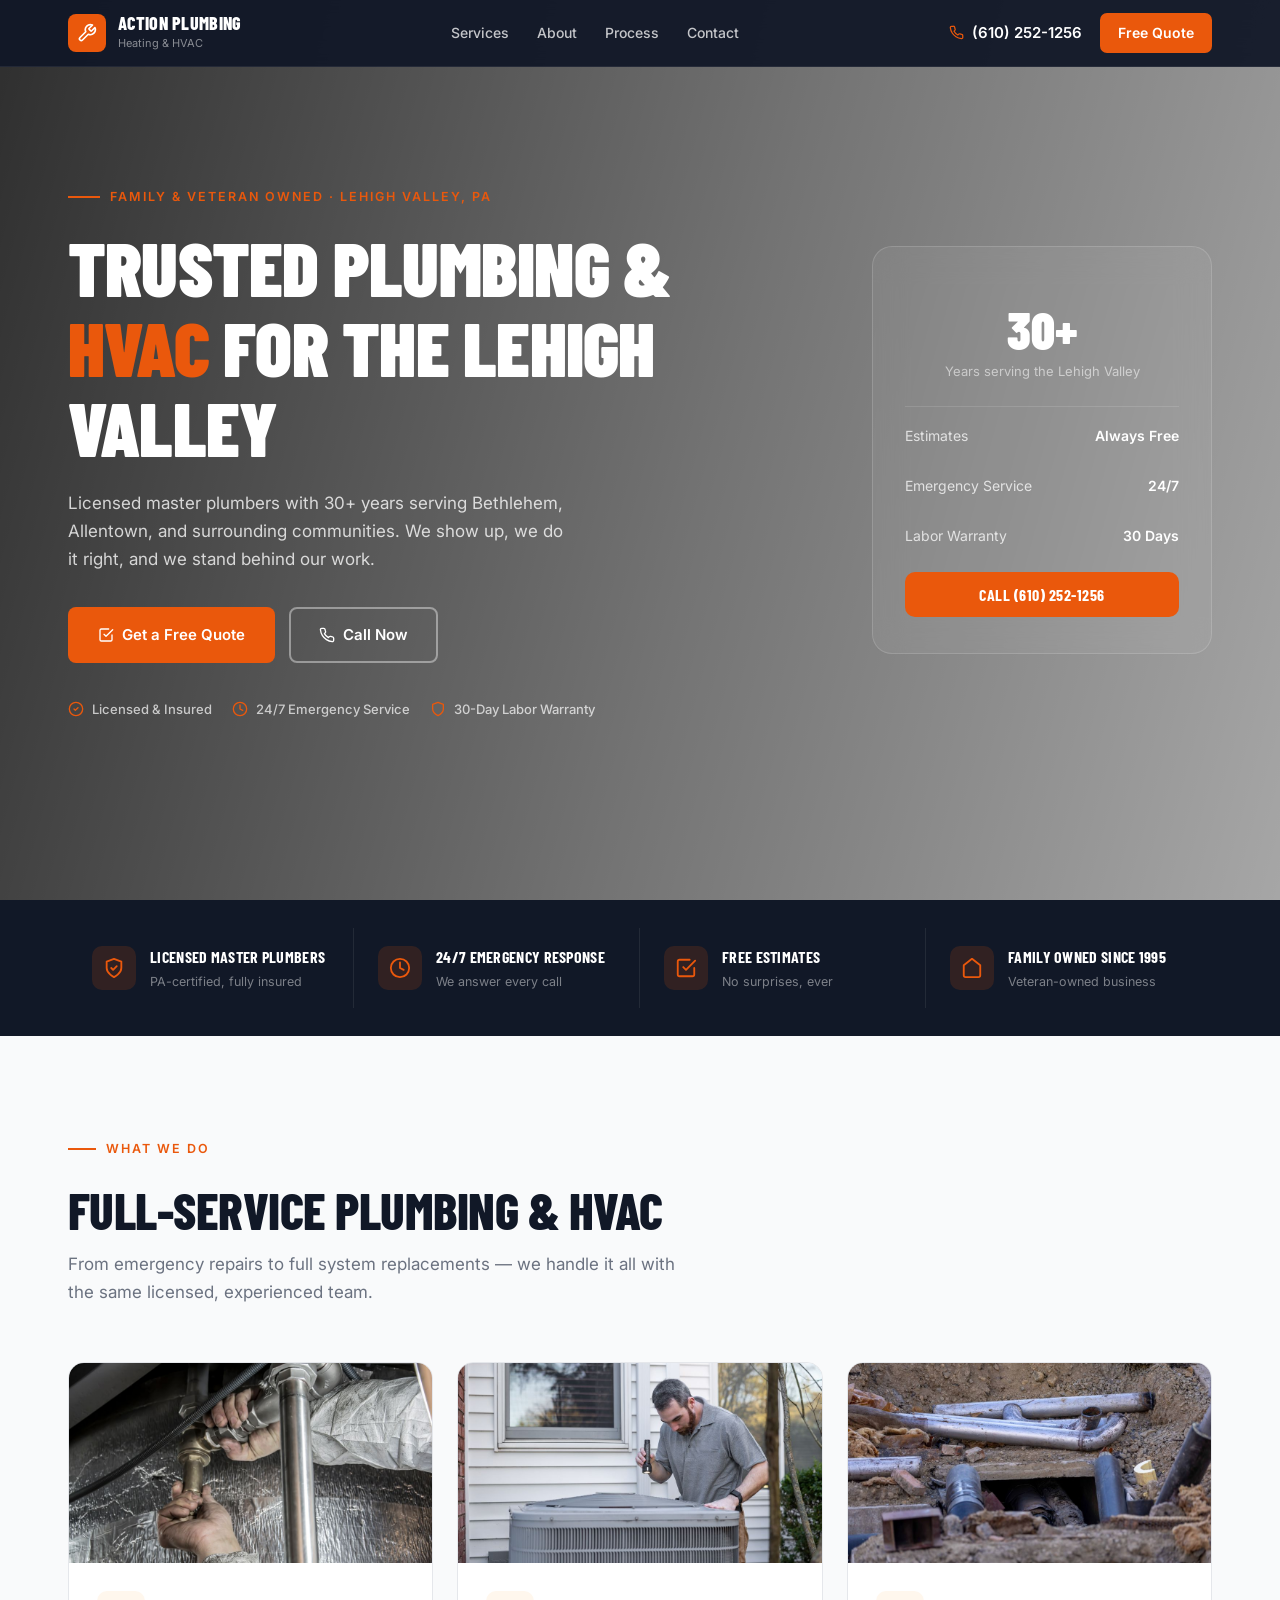
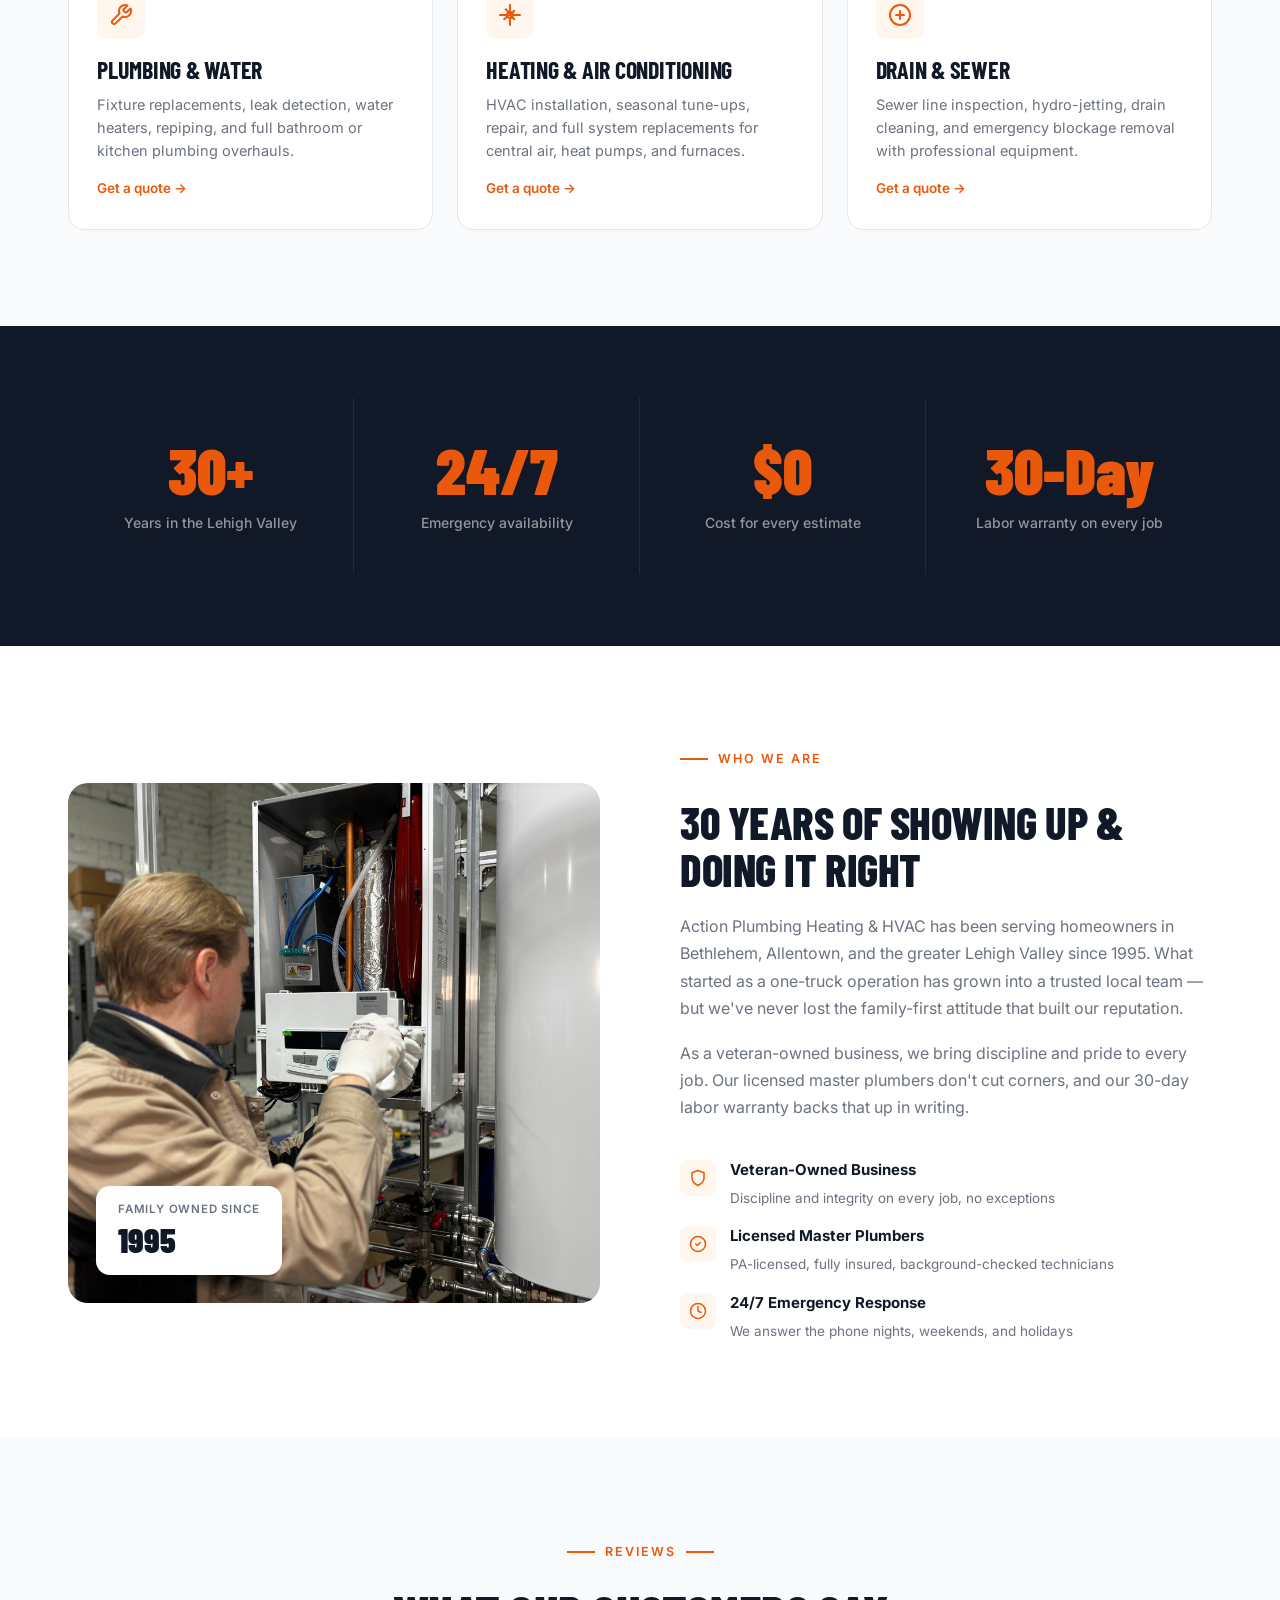
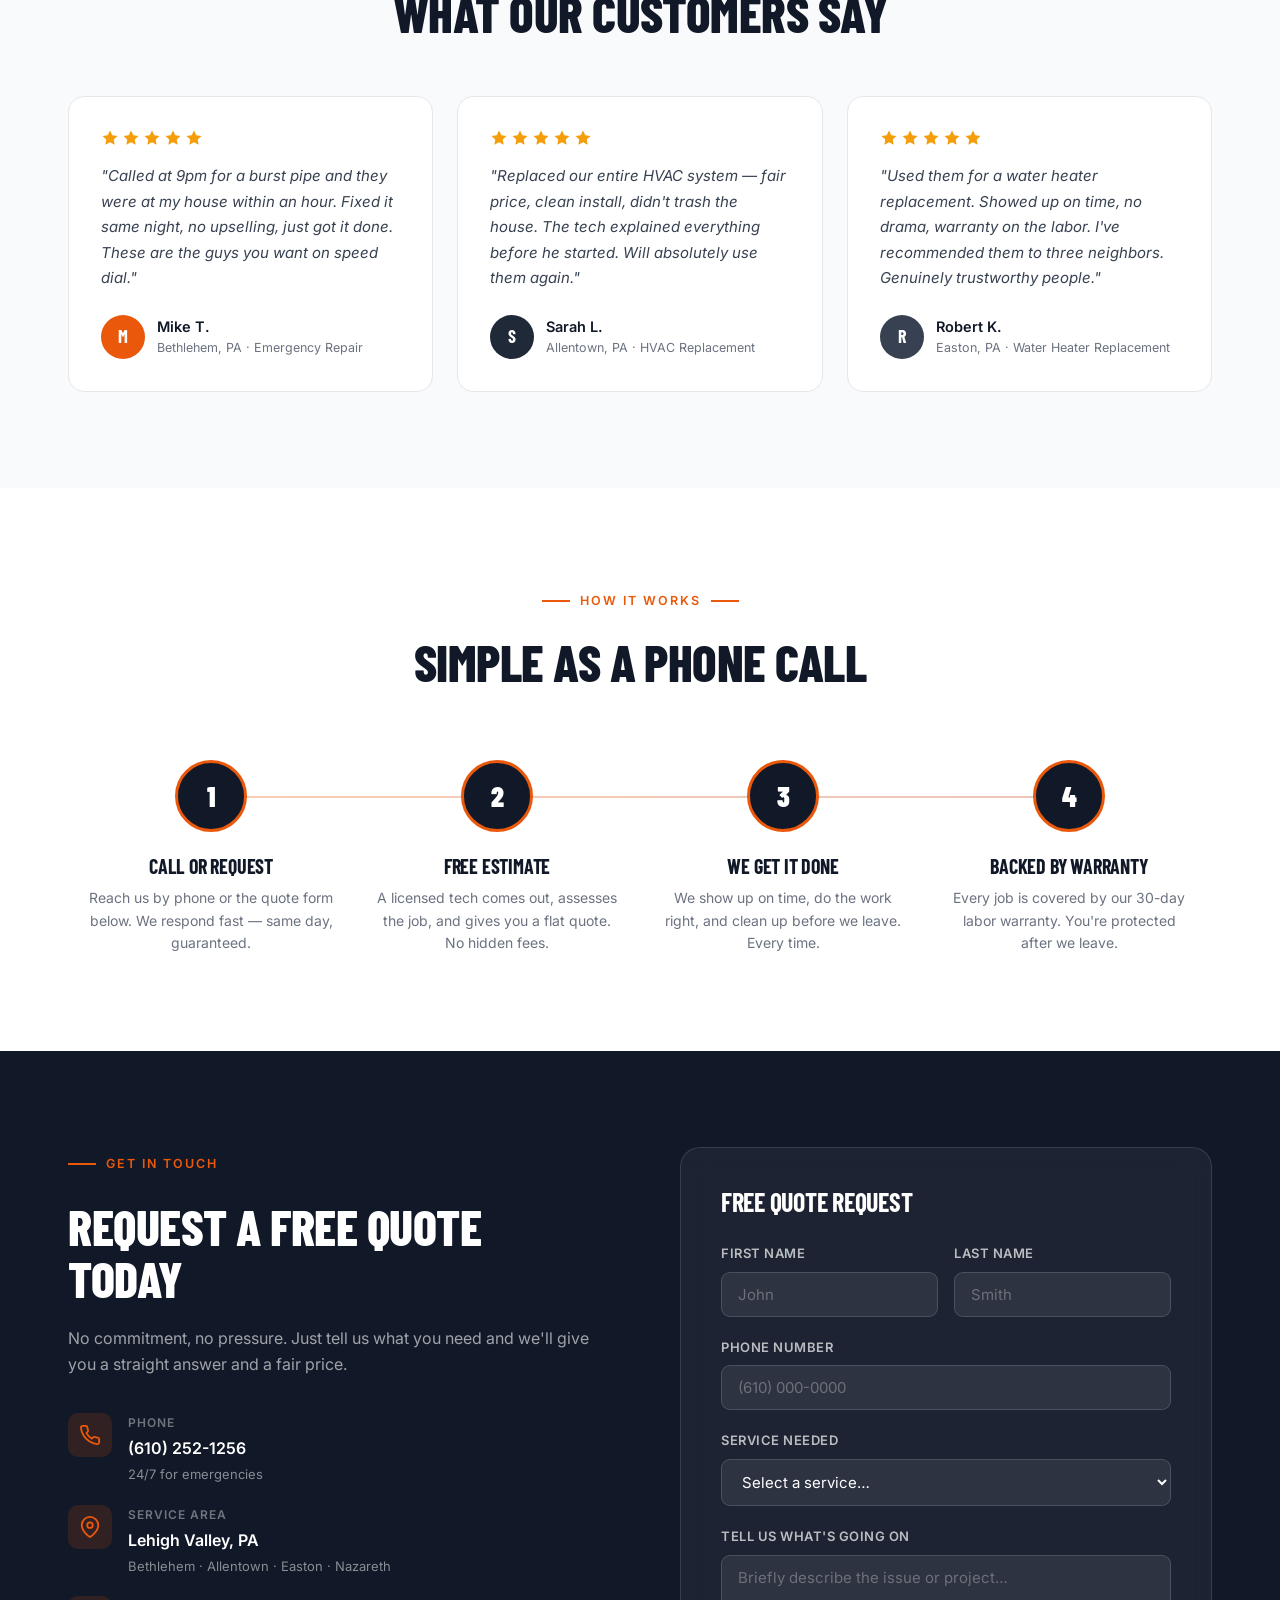
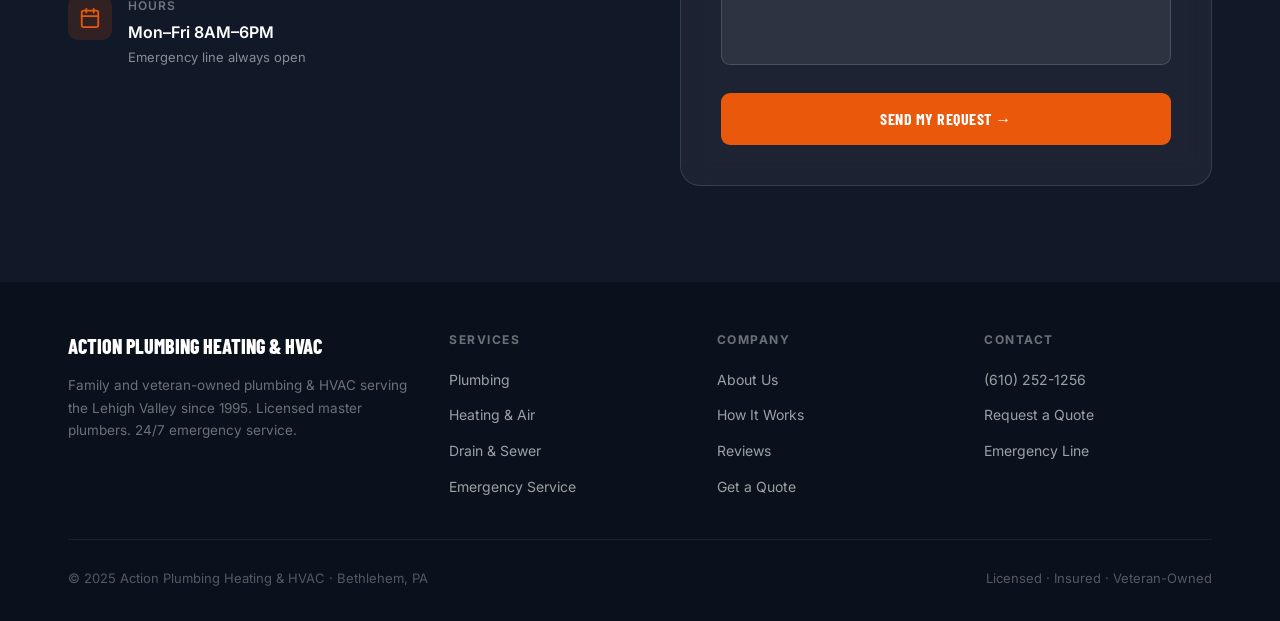
<file: index.html>
<!DOCTYPE html>
<html lang="en">
<head>
<meta charset="UTF-8">
<meta name="viewport" content="width=device-width, initial-scale=1.0">
<title>Action Plumbing Heating & HVAC | Licensed Master Plumbers | Lehigh Valley, PA</title>
<meta name="description" content="Family and veteran-owned plumbing & HVAC company serving the Lehigh Valley for 30+ years. Licensed master plumbers, 24/7 emergency service, free estimates.">
<link rel="preconnect" href="https://fonts.googleapis.com">
<link rel="preconnect" href="https://fonts.gstatic.com" crossorigin>
<link href="https://fonts.googleapis.com/css2?family=Barlow+Condensed:wght@600;700;800;900&family=Inter:wght@400;500;600&display=swap" rel="stylesheet">

<style>
:root {
  --dark: #111827;
  --dark2: #1f2937;
  --orange: #ea580c;
  --orange-dark: #c2410c;
  --orange-light: #fff7ed;
  --gray: #6b7280;
  --border: #e5e7eb;
  --bg: #f9fafb;
  --white: #ffffff;
  --radius: 12px;
  --maxw: 1200px;
}
*{box-sizing:border-box;margin:0;padding:0;}
html{scroll-behavior:smooth;}
body{font-family:'Inter',-apple-system,sans-serif;color:#111827;background:var(--white);line-height:1.6;}
h1,h2,h3{font-family:'Barlow Condensed',sans-serif;line-height:1.05;letter-spacing:-0.01em;}
a{color:inherit;text-decoration:none;}
img{max-width:100%;display:block;}
.wrap{max-width:var(--maxw);margin:0 auto;padding:0 28px;}

/* BUTTONS */
.btn{display:inline-flex;align-items:center;gap:8px;padding:14px 28px;border-radius:8px;font-weight:600;font-size:15px;cursor:pointer;border:2px solid transparent;transition:all .2s;white-space:nowrap;}
.btn-primary{background:var(--orange);color:#fff;}
.btn-primary:hover{background:var(--orange-dark);transform:translateY(-1px);}
.btn-outline{background:transparent;border-color:rgba(255,255,255,0.4);color:#fff;}
.btn-outline:hover{background:rgba(255,255,255,0.1);border-color:rgba(255,255,255,0.7);}
.btn-outline-dark{background:transparent;border-color:var(--dark);color:var(--dark);}
.btn-outline-dark:hover{background:var(--dark);color:#fff;}

/* NAV */
nav.site{position:fixed;top:0;left:0;right:0;z-index:100;background:rgba(17,24,39,0.95);backdrop-filter:blur(12px);border-bottom:1px solid rgba(255,255,255,0.07);}
.nav-inner{max-width:var(--maxw);margin:0 auto;padding:0 28px;display:flex;align-items:center;gap:24px;height:66px;}
.logo-mark{width:38px;height:38px;border-radius:8px;background:var(--orange);display:flex;align-items:center;justify-content:center;flex-shrink:0;}
.logo-mark svg{width:20px;height:20px;color:#fff;}
.logo-name{font-family:'Barlow Condensed',sans-serif;font-size:18px;font-weight:800;color:#fff;letter-spacing:0.3px;text-transform:uppercase;line-height:1.2;}
.logo-sub{font-size:11px;color:rgba(255,255,255,0.5);font-weight:400;text-transform:none;letter-spacing:0;}
.nav-links{display:flex;gap:28px;list-style:none;margin-left:auto;}
.nav-links a{color:rgba(255,255,255,0.75);font-size:14px;font-weight:500;transition:color .15s;}
.nav-links a:hover{color:#fff;}
.nav-phone{display:flex;align-items:center;gap:8px;color:#fff;font-weight:600;font-size:15px;white-space:nowrap;}
.nav-phone svg{width:15px;height:15px;color:var(--orange);}
.nav-cta{background:var(--orange);color:#fff;padding:9px 18px;border-radius:7px;font-size:14px;font-weight:600;transition:background .15s;}
.nav-cta:hover{background:var(--orange-dark);}

/* HERO */
.hero{position:relative;height:100vh;min-height:600px;max-height:900px;overflow:hidden;display:flex;align-items:center;}
.hero-photo{position:absolute;inset:0;background:url('https://images.unsplash.com/photo-1621905251189-08b45d6a269e?auto=format&fit=crop&w=1600&q=85') center/cover no-repeat;}
.hero-overlay{position:absolute;inset:0;background:linear-gradient(105deg, rgba(0,0,0,0.82) 0%, rgba(0,0,0,0.55) 55%, rgba(0,0,0,0.35) 100%);}
.hero-content{position:relative;z-index:2;max-width:var(--maxw);margin:0 auto;padding:0 28px;display:grid;grid-template-columns:1fr 340px;gap:60px;align-items:center;width:100%;}
.hero-eyebrow{display:inline-flex;align-items:center;gap:10px;color:var(--orange);font-size:12.5px;font-weight:600;text-transform:uppercase;letter-spacing:2px;margin-bottom:20px;}
.hero-eyebrow span{width:32px;height:2px;background:var(--orange);display:block;}
.hero h1{font-size:clamp(44px,6vw,76px);color:#fff;font-weight:900;text-transform:uppercase;margin-bottom:22px;max-width:620px;}
.hero h1 em{color:var(--orange);font-style:normal;}
.hero-sub{color:rgba(255,255,255,0.78);font-size:17px;line-height:1.65;margin-bottom:34px;max-width:500px;}
.hero-ctas{display:flex;gap:14px;flex-wrap:wrap;}
.hero-trust{display:flex;gap:20px;margin-top:36px;flex-wrap:wrap;}
.hero-trust-item{display:flex;align-items:center;gap:8px;color:rgba(255,255,255,0.7);font-size:13px;font-weight:500;}
.hero-trust-item svg{width:16px;height:16px;color:var(--orange);flex-shrink:0;}

/* HERO CARD */
.hero-card{background:rgba(255,255,255,0.06);backdrop-filter:blur(16px);border:1px solid rgba(255,255,255,0.15);border-radius:20px;padding:36px 32px;}
.hc-stat{text-align:center;padding:20px 0;}
.hc-stat .num{font-family:'Barlow Condensed',sans-serif;font-size:52px;font-weight:900;color:#fff;line-height:1;}
.hc-stat .lbl{color:rgba(255,255,255,0.55);font-size:13px;margin-top:6px;}
.hc-divider{height:1px;background:rgba(255,255,255,0.12);margin:4px 0;}
.hc-row{display:flex;justify-content:space-between;align-items:center;padding:14px 0;color:rgba(255,255,255,0.75);font-size:14px;}
.hc-row strong{color:#fff;font-weight:600;}
.hc-badge{background:var(--orange);color:#fff;padding:10px 0;border-radius:10px;text-align:center;font-family:'Barlow Condensed',sans-serif;font-size:16px;font-weight:700;letter-spacing:0.5px;margin-top:10px;text-transform:uppercase;}

/* TRUST BAR */
.trust-bar{background:var(--dark);padding:28px 0;}
.trust-bar .wrap{display:grid;grid-template-columns:repeat(4,1fr);gap:0;}
.tb-item{display:flex;align-items:center;gap:14px;padding:16px 24px;border-right:1px solid rgba(255,255,255,0.08);}
.tb-item:last-child{border-right:none;}
.tb-icon{width:44px;height:44px;border-radius:10px;background:rgba(234,88,12,0.15);display:flex;align-items:center;justify-content:center;flex-shrink:0;}
.tb-icon svg{width:22px;height:22px;color:var(--orange);}
.tb-title{font-family:'Barlow Condensed',sans-serif;font-size:16px;font-weight:700;color:#fff;text-transform:uppercase;letter-spacing:0.3px;}
.tb-sub{font-size:12.5px;color:rgba(255,255,255,0.45);margin-top:2px;}

/* SECTION COMMON */
.section{padding:96px 0;}
.section-eyebrow{display:inline-flex;align-items:center;gap:10px;color:var(--orange);font-size:12.5px;font-weight:600;text-transform:uppercase;letter-spacing:2px;margin-bottom:16px;}
.section-eyebrow span{width:28px;height:2px;background:var(--orange);display:block;}
.section-head{max-width:620px;margin:0 0 56px;}
.section-head h2{font-family:'Barlow Condensed',sans-serif;font-size:clamp(36px,4vw,52px);font-weight:800;color:var(--dark);text-transform:uppercase;margin-top:8px;}
.section-head p{color:var(--gray);font-size:17px;margin-top:14px;line-height:1.65;}

/* SERVICES */
.services-section{background:var(--bg);}
.services-grid{display:grid;grid-template-columns:repeat(3,1fr);gap:24px;}
.service-card{background:#fff;border-radius:16px;overflow:hidden;border:1px solid var(--border);transition:transform .2s, box-shadow .2s;}
.service-card:hover{transform:translateY(-4px);box-shadow:0 20px 50px rgba(0,0,0,0.1);}
.sc-img{height:200px;overflow:hidden;position:relative;background:var(--dark);}
.sc-img img{width:100%;height:100%;object-fit:cover;display:block;transition:transform .5s ease;}
.service-card:hover .sc-img img{transform:scale(1.04);}
.sc-body{padding:28px;}
.sc-icon{width:48px;height:48px;border-radius:10px;background:var(--orange-light);display:flex;align-items:center;justify-content:center;margin-bottom:18px;}
.sc-icon svg{width:24px;height:24px;color:var(--orange);}
.sc-body h3{font-family:'Barlow Condensed',sans-serif;font-size:24px;font-weight:700;color:var(--dark);text-transform:uppercase;margin-bottom:10px;}
.sc-body p{color:var(--gray);font-size:14.5px;line-height:1.6;}
.sc-link{display:inline-flex;align-items:center;gap:6px;color:var(--orange);font-size:13.5px;font-weight:600;margin-top:16px;transition:gap .15s;}
.sc-link:hover{gap:10px;}

/* STATS */
.stats-section{background:var(--dark);padding:72px 0;}
.stats-grid{display:grid;grid-template-columns:repeat(4,1fr);gap:0;}
.stat-item{text-align:center;padding:40px 24px;border-right:1px solid rgba(255,255,255,0.08);}
.stat-item:last-child{border-right:none;}
.stat-num{font-family:'Barlow Condensed',sans-serif;font-size:clamp(48px,5vw,64px);font-weight:900;color:var(--orange);line-height:1;}
.stat-lbl{color:rgba(255,255,255,0.55);font-size:14px;margin-top:10px;font-weight:500;}

/* ABOUT */
.about-section{background:#fff;}
.about-grid{display:grid;grid-template-columns:1fr 1fr;gap:80px;align-items:center;}
.about-photo{border-radius:20px;overflow:hidden;position:relative;height:520px;}
.about-photo img{width:100%;height:100%;object-fit:cover;}
.about-badge{position:absolute;bottom:28px;left:28px;background:#fff;border-radius:14px;padding:18px 22px;box-shadow:0 8px 30px rgba(0,0,0,0.15);}
.ab-lbl{font-size:11.5px;color:var(--gray);text-transform:uppercase;letter-spacing:0.07em;font-weight:600;line-height:1;}
.ab-num{font-family:'Barlow Condensed',sans-serif;font-size:34px;font-weight:900;color:var(--dark);line-height:1;margin-top:7px;}
.about-text h2{font-family:'Barlow Condensed',sans-serif;font-size:clamp(36px,3.5vw,50px);font-weight:800;color:var(--dark);text-transform:uppercase;margin:14px 0 20px;}
.about-text p{color:var(--gray);font-size:16px;line-height:1.7;margin-bottom:18px;}
.about-highlights{margin-top:36px;display:flex;flex-direction:column;gap:14px;}
.ah-item{display:flex;align-items:flex-start;gap:14px;}
.ah-icon{width:36px;height:36px;border-radius:8px;background:var(--orange-light);display:flex;align-items:center;justify-content:center;flex-shrink:0;margin-top:2px;}
.ah-icon svg{width:18px;height:18px;color:var(--orange);}
.ah-text strong{display:block;font-size:15px;color:var(--dark);margin-bottom:3px;}
.ah-text span{font-size:13.5px;color:var(--gray);}

/* TESTIMONIALS */
.testimonials-section{background:var(--bg);padding:96px 0;}
.reviews-grid{display:grid;grid-template-columns:repeat(3,1fr);gap:24px;}
.review-card{background:#fff;border-radius:16px;padding:32px;border:1px solid var(--border);position:relative;}
.stars{display:flex;gap:3px;margin-bottom:16px;}
.stars svg{width:18px;height:18px;fill:#f59e0b;color:#f59e0b;}
.review-text{color:#374151;font-size:15px;line-height:1.7;font-style:italic;margin-bottom:24px;}
.review-author{display:flex;align-items:center;gap:12px;}
.ra-avatar{width:44px;height:44px;border-radius:50%;background:var(--orange);display:flex;align-items:center;justify-content:center;font-family:'Barlow Condensed',sans-serif;font-size:18px;font-weight:700;color:#fff;flex-shrink:0;}
.ra-name{font-weight:600;font-size:14.5px;color:var(--dark);}
.ra-meta{font-size:12.5px;color:var(--gray);}

/* PROCESS */
.process-section{background:#fff;padding:96px 0;}
.process-steps{display:grid;grid-template-columns:repeat(4,1fr);gap:0;position:relative;}
.process-steps::before{content:'';position:absolute;top:36px;left:calc(12.5%);right:calc(12.5%);height:2px;background:linear-gradient(90deg,var(--orange),var(--orange-dark));opacity:0.3;}
.ps-item{text-align:center;padding:0 20px;}
.ps-num{width:72px;height:72px;border-radius:50%;background:var(--dark);border:3px solid var(--orange);display:flex;align-items:center;justify-content:center;margin:0 auto 24px;font-family:'Barlow Condensed',sans-serif;font-size:28px;font-weight:900;color:#fff;}
.ps-item h3{font-family:'Barlow Condensed',sans-serif;font-size:20px;font-weight:700;color:var(--dark);text-transform:uppercase;margin-bottom:10px;}
.ps-item p{color:var(--gray);font-size:14px;line-height:1.6;}

/* CONTACT */
.contact-section{background:var(--dark);padding:96px 0;}
.contact-grid{display:grid;grid-template-columns:1fr 1fr;gap:80px;align-items:start;}
.contact-eyebrow{display:inline-flex;align-items:center;gap:10px;color:var(--orange);font-size:12.5px;font-weight:600;text-transform:uppercase;letter-spacing:2px;margin-bottom:16px;}
.contact-eyebrow span{width:28px;height:2px;background:var(--orange);display:block;}
.contact-text h2{font-family:'Barlow Condensed',sans-serif;font-size:clamp(36px,4vw,50px);font-weight:800;color:#fff;text-transform:uppercase;margin-top:8px 0 20px;}
.contact-text h2{margin:10px 0 20px;}
.contact-text p{color:rgba(255,255,255,0.6);font-size:16px;line-height:1.65;margin-bottom:36px;}
.contact-info{display:flex;flex-direction:column;gap:20px;}
.ci-item{display:flex;align-items:flex-start;gap:16px;}
.ci-icon{width:44px;height:44px;border-radius:10px;background:rgba(234,88,12,0.15);display:flex;align-items:center;justify-content:center;flex-shrink:0;}
.ci-icon svg{width:22px;height:22px;color:var(--orange);}
.ci-label{font-size:12px;color:rgba(255,255,255,0.4);text-transform:uppercase;letter-spacing:1px;font-weight:600;margin-bottom:4px;}
.ci-value{color:#fff;font-size:16px;font-weight:600;}
.ci-sub{color:rgba(255,255,255,0.5);font-size:13px;margin-top:2px;}

/* FORM */
.contact-form{background:rgba(255,255,255,0.05);backdrop-filter:blur(12px);border:1px solid rgba(255,255,255,0.12);border-radius:20px;padding:40px;}
.form-row{display:grid;grid-template-columns:1fr 1fr;gap:16px;}
.form-group{margin-bottom:20px;}
.form-group label{display:block;font-size:13px;font-weight:600;color:rgba(255,255,255,0.7);margin-bottom:8px;text-transform:uppercase;letter-spacing:0.5px;}
.form-group input, .form-group select, .form-group textarea{width:100%;background:rgba(255,255,255,0.07);border:1px solid rgba(255,255,255,0.15);border-radius:9px;padding:12px 16px;color:#fff;font-size:15px;font-family:'Inter',sans-serif;transition:border-color .15s;outline:none;}
.form-group input::placeholder, .form-group textarea::placeholder{color:rgba(255,255,255,0.3);}
.form-group input:focus, .form-group select:focus, .form-group textarea:focus{border-color:var(--orange);}
.form-group select option{background:var(--dark);}
.form-group textarea{height:110px;resize:none;}
.form-submit{width:100%;padding:16px;background:var(--orange);color:#fff;border:none;border-radius:9px;font-size:16px;font-weight:700;font-family:'Barlow Condensed',sans-serif;text-transform:uppercase;letter-spacing:0.5px;cursor:pointer;transition:background .15s;}
.form-submit:hover{background:var(--orange-dark);}

/* FOOTER */
footer{background:#0b111c;padding:48px 0 32px;}
.footer-inner{max-width:var(--maxw);margin:0 auto;padding:0 28px;}
.footer-top{display:grid;grid-template-columns:1.5fr 1fr 1fr 1fr;gap:40px;padding-bottom:40px;border-bottom:1px solid rgba(255,255,255,0.08);}
.footer-logo{font-family:'Barlow Condensed',sans-serif;font-size:20px;font-weight:800;color:#fff;text-transform:uppercase;margin-bottom:12px;}
.footer-desc{color:rgba(255,255,255,0.4);font-size:13.5px;line-height:1.7;}
.footer-col h5{font-size:12px;color:rgba(255,255,255,0.4);text-transform:uppercase;letter-spacing:1.5px;font-weight:700;margin-bottom:18px;}
.footer-col ul{list-style:none;display:flex;flex-direction:column;gap:10px;}
.footer-col a{color:rgba(255,255,255,0.6);font-size:14px;transition:color .15s;}
.footer-col a:hover{color:#fff;}
.footer-bottom{display:flex;justify-content:space-between;align-items:center;padding-top:28px;color:rgba(255,255,255,0.3);font-size:13px;}

/* MEDIA */
@media(max-width:1024px){
  .hero-content{grid-template-columns:1fr;gap:0;}
  .hero-card{display:none;}
  .trust-bar .wrap{grid-template-columns:repeat(2,1fr);}
  .tb-item{border-right:none;border-bottom:1px solid rgba(255,255,255,0.08);}
  .services-grid,.reviews-grid{grid-template-columns:repeat(2,1fr);}
  .about-grid{grid-template-columns:1fr;gap:40px;}
  .about-photo{height:380px;}
  .stats-grid{grid-template-columns:repeat(2,1fr);}
  .stat-item:nth-child(2){border-right:none;}
  .stat-item:nth-child(3){border-right:1px solid rgba(255,255,255,0.08);}
  .process-steps{grid-template-columns:repeat(2,1fr);gap:40px;}
  .process-steps::before{display:none;}
  .contact-grid{grid-template-columns:1fr;gap:48px;}
  .footer-top{grid-template-columns:1fr 1fr;}
}
@media(max-width:640px){
  .nav-links,.nav-phone{display:none;}
  .services-grid,.reviews-grid,.stats-grid,.form-row{grid-template-columns:1fr;}
  .stat-item{border-right:none;border-bottom:1px solid rgba(255,255,255,0.08);}
  .footer-top{grid-template-columns:1fr;}
  .footer-bottom{flex-direction:column;gap:12px;text-align:center;}
}
</style>
</head>
<body>

<!-- NAV -->
<nav class="site" id="nav">
  <div class="nav-inner">
    <a href="#top" style="display:flex;align-items:center;gap:12px;">
      <div class="logo-mark">
        <svg viewBox="0 0 24 24" fill="none" stroke="currentColor" stroke-width="2" stroke-linecap="round" stroke-linejoin="round"><path d="M14.7 6.3a1 1 0 0 0 0 1.4l1.6 1.6a1 1 0 0 0 1.4 0l3.77-3.77a6 6 0 0 1-7.94 7.94l-6.91 6.91a2.12 2.12 0 0 1-3-3l6.91-6.91a6 6 0 0 1 7.94-7.94l-3.76 3.76z"/></svg>
      </div>
      <div>
        <div class="logo-name">Action Plumbing</div>
        <div class="logo-sub">Heating &amp; HVAC</div>
      </div>
    </a>
    <ul class="nav-links">
      <li><a href="#services">Services</a></li>
      <li><a href="#about">About</a></li>
      <li><a href="#process">Process</a></li>
      <li><a href="#contact">Contact</a></li>
    </ul>
    <div style="display:flex;align-items:center;gap:18px;margin-left:auto;">
      <a href="tel:+16102521256" class="nav-phone">
        <svg viewBox="0 0 24 24" fill="none" stroke="currentColor" stroke-width="2" stroke-linecap="round" stroke-linejoin="round"><path d="M22 16.92v3a2 2 0 0 1-2.18 2 19.79 19.79 0 0 1-8.63-3.07 19.5 19.5 0 0 1-6-6 19.79 19.79 0 0 1-3.07-8.67A2 2 0 0 1 4.11 2h3a2 2 0 0 1 2 1.72c.127.96.361 1.903.7 2.81a2 2 0 0 1-.45 2.11L8.09 9.91a16 16 0 0 0 6 6l1.27-1.27a2 2 0 0 1 2.11-.45c.907.339 1.85.573 2.81.7A2 2 0 0 1 22 16.92z"/></svg>
        (610) 252-1256
      </a>
      <a href="#contact" class="nav-cta">Free Quote</a>
    </div>
  </div>
</nav>

<!-- HERO -->
<section class="hero" id="top">
  <div class="hero-photo"></div>
  <div class="hero-overlay"></div>
  <div class="hero-content">
    <div>
      <div class="hero-eyebrow"><span></span>Family &amp; Veteran Owned · Lehigh Valley, PA</div>
      <h1>Trusted Plumbing &amp; <em>HVAC</em> for the Lehigh Valley</h1>
      <p class="hero-sub">Licensed master plumbers with 30+ years serving Bethlehem, Allentown, and surrounding communities. We show up, we do it right, and we stand behind our work.</p>
      <div class="hero-ctas">
        <a href="#contact" class="btn btn-primary">
          <svg width="16" height="16" viewBox="0 0 24 24" fill="none" stroke="currentColor" stroke-width="2" stroke-linecap="round" stroke-linejoin="round"><path d="M9 11l3 3L22 4"/><path d="M21 12v7a2 2 0 0 1-2 2H5a2 2 0 0 1-2-2V5a2 2 0 0 1 2-2h11"/></svg>
          Get a Free Quote
        </a>
        <a href="tel:+16102521256" class="btn btn-outline">
          <svg width="16" height="16" viewBox="0 0 24 24" fill="none" stroke="currentColor" stroke-width="2" stroke-linecap="round" stroke-linejoin="round"><path d="M22 16.92v3a2 2 0 0 1-2.18 2 19.79 19.79 0 0 1-8.63-3.07 19.5 19.5 0 0 1-6-6 19.79 19.79 0 0 1-3.07-8.67A2 2 0 0 1 4.11 2h3a2 2 0 0 1 2 1.72c.127.96.361 1.903.7 2.81a2 2 0 0 1-.45 2.11L8.09 9.91a16 16 0 0 0 6 6l1.27-1.27a2 2 0 0 1 2.11-.45c.907.339 1.85.573 2.81.7A2 2 0 0 1 22 16.92z"/></svg>
          Call Now
        </a>
      </div>
      <div class="hero-trust">
        <div class="hero-trust-item">
          <svg viewBox="0 0 24 24" fill="none" stroke="currentColor" stroke-width="2" stroke-linecap="round" stroke-linejoin="round"><path d="M9 12l2 2 4-4"/><circle cx="12" cy="12" r="10"/></svg>
          Licensed &amp; Insured
        </div>
        <div class="hero-trust-item">
          <svg viewBox="0 0 24 24" fill="none" stroke="currentColor" stroke-width="2" stroke-linecap="round" stroke-linejoin="round"><circle cx="12" cy="12" r="10"/><path d="M12 6v6l4 2"/></svg>
          24/7 Emergency Service
        </div>
        <div class="hero-trust-item">
          <svg viewBox="0 0 24 24" fill="none" stroke="currentColor" stroke-width="2" stroke-linecap="round" stroke-linejoin="round"><path d="M12 22s8-4 8-10V5l-8-3-8 3v7c0 6 8 10 8 10z"/></svg>
          30-Day Labor Warranty
        </div>
      </div>
    </div>
    <div class="hero-card">
      <div class="hc-stat">
        <div class="num">30+</div>
        <div class="lbl">Years serving the Lehigh Valley</div>
      </div>
      <div class="hc-divider"></div>
      <div class="hc-row"><span>Estimates</span><strong>Always Free</strong></div>
      <div class="hc-row"><span>Emergency Service</span><strong>24/7</strong></div>
      <div class="hc-row"><span>Labor Warranty</span><strong>30 Days</strong></div>
      <div class="hc-badge">Call (610) 252-1256</div>
    </div>
  </div>
</section>

<!-- TRUST BAR -->
<div class="trust-bar">
  <div class="wrap">
    <div class="tb-item">
      <div class="tb-icon">
        <svg viewBox="0 0 24 24" fill="none" stroke="currentColor" stroke-width="2" stroke-linecap="round" stroke-linejoin="round"><path d="M12 22s8-4 8-10V5l-8-3-8 3v7c0 6 8 10 8 10z"/><path d="M9 12l2 2 4-4"/></svg>
      </div>
      <div>
        <div class="tb-title">Licensed Master Plumbers</div>
        <div class="tb-sub">PA-certified, fully insured</div>
      </div>
    </div>
    <div class="tb-item">
      <div class="tb-icon">
        <svg viewBox="0 0 24 24" fill="none" stroke="currentColor" stroke-width="2" stroke-linecap="round" stroke-linejoin="round"><circle cx="12" cy="12" r="10"/><path d="M12 6v6l4 2"/></svg>
      </div>
      <div>
        <div class="tb-title">24/7 Emergency Response</div>
        <div class="tb-sub">We answer every call</div>
      </div>
    </div>
    <div class="tb-item">
      <div class="tb-icon">
        <svg viewBox="0 0 24 24" fill="none" stroke="currentColor" stroke-width="2" stroke-linecap="round" stroke-linejoin="round"><path d="M9 11l3 3L22 4"/><path d="M21 12v7a2 2 0 0 1-2 2H5a2 2 0 0 1-2-2V5a2 2 0 0 1 2-2h11"/></svg>
      </div>
      <div>
        <div class="tb-title">Free Estimates</div>
        <div class="tb-sub">No surprises, ever</div>
      </div>
    </div>
    <div class="tb-item">
      <div class="tb-icon">
        <svg viewBox="0 0 24 24" fill="none" stroke="currentColor" stroke-width="2" stroke-linecap="round" stroke-linejoin="round"><path d="M3 9l9-7 9 7v11a2 2 0 0 1-2 2H5a2 2 0 0 1-2-2z"/></svg>
      </div>
      <div>
        <div class="tb-title">Family Owned Since 1995</div>
        <div class="tb-sub">Veteran-owned business</div>
      </div>
    </div>
  </div>
</div>

<!-- SERVICES -->
<section class="section services-section" id="services">
  <div class="wrap">
    <div class="section-head">
      <div class="section-eyebrow"><span></span>What We Do</div>
      <h2>Full-Service Plumbing &amp; HVAC</h2>
      <p>From emergency repairs to full system replacements — we handle it all with the same licensed, experienced team.</p>
    </div>
    <div class="services-grid">

      <div class="service-card">
        <div class="sc-img">
          <img src="img/svc-plumbing.jpg" width="1000" height="667" loading="lazy"
               alt="Plumber installing new brass water pipe fittings">
        </div>
        <div class="sc-body">
          <div class="sc-icon">
            <svg viewBox="0 0 24 24" fill="none" stroke="currentColor" stroke-width="2" stroke-linecap="round" stroke-linejoin="round"><path d="M14.7 6.3a1 1 0 0 0 0 1.4l1.6 1.6a1 1 0 0 0 1.4 0l3.77-3.77a6 6 0 0 1-7.94 7.94l-6.91 6.91a2.12 2.12 0 0 1-3-3l6.91-6.91a6 6 0 0 1 7.94-7.94l-3.76 3.76z"/></svg>
          </div>
          <h3>Plumbing &amp; Water</h3>
          <p>Fixture replacements, leak detection, water heaters, repiping, and full bathroom or kitchen plumbing overhauls.</p>
          <a href="#contact" class="sc-link">Get a quote →</a>
        </div>
      </div>

      <div class="service-card">
        <div class="sc-img">
          <img src="img/svc-hvac.jpg" width="1000" height="667" loading="lazy"
               alt="HVAC technician inspecting an outdoor central air conditioning unit">
        </div>
        <div class="sc-body">
          <div class="sc-icon">
            <svg viewBox="0 0 24 24" fill="none" stroke="currentColor" stroke-width="2" stroke-linecap="round" stroke-linejoin="round"><path d="M12 2v6m0 14v-6m-4.24-9.76 4.24 4.24M16.24 16.24l-4.24-4.24M2 12h6m14 0h-6m-9.76 4.24 4.24-4.24M16.24 7.76l-4.24 4.24"/><circle cx="12" cy="12" r="3"/></svg>
          </div>
          <h3>Heating &amp; Air Conditioning</h3>
          <p>HVAC installation, seasonal tune-ups, repair, and full system replacements for central air, heat pumps, and furnaces.</p>
          <a href="#contact" class="sc-link">Get a quote →</a>
        </div>
      </div>

      <div class="service-card">
        <div class="sc-img">
          <img src="img/svc-drain.jpg" width="1000" height="667" loading="lazy"
               alt="Sewer and drain lines exposed in a trench during a pipe replacement">
        </div>
        <div class="sc-body">
          <div class="sc-icon">
            <svg viewBox="0 0 24 24" fill="none" stroke="currentColor" stroke-width="2" stroke-linecap="round" stroke-linejoin="round"><path d="M12 2C6.48 2 2 6.48 2 12s4.48 10 10 10 10-4.48 10-10S17.52 2 12 2z"/><path d="M8 12h8m-4-4v8"/></svg>
          </div>
          <h3>Drain &amp; Sewer</h3>
          <p>Sewer line inspection, hydro-jetting, drain cleaning, and emergency blockage removal with professional equipment.</p>
          <a href="#contact" class="sc-link">Get a quote →</a>
        </div>
      </div>

    </div>
  </div>
</section>

<!-- STATS -->
<div class="stats-section">
  <div class="wrap">
    <div class="stats-grid">
      <div class="stat-item">
        <div class="stat-num">30+</div>
        <div class="stat-lbl">Years in the Lehigh Valley</div>
      </div>
      <div class="stat-item">
        <div class="stat-num">24/7</div>
        <div class="stat-lbl">Emergency availability</div>
      </div>
      <div class="stat-item">
        <div class="stat-num">$0</div>
        <div class="stat-lbl">Cost for every estimate</div>
      </div>
      <div class="stat-item">
        <div class="stat-num">30-Day</div>
        <div class="stat-lbl">Labor warranty on every job</div>
      </div>
    </div>
  </div>
</div>

<!-- ABOUT -->
<section class="section about-section" id="about">
  <div class="wrap">
    <div class="about-grid">
      <div class="about-photo">
        <img src="img/about-team.jpg" width="1200" height="900" loading="lazy"
             alt="Action Plumbing technician servicing a home heating system">
        <div class="about-badge">
          <div class="ab-lbl">Family owned since</div>
          <div class="ab-num">1995</div>
        </div>
      </div>
      <div class="about-text">
        <div class="section-eyebrow"><span></span>Who We Are</div>
        <h2>30 Years of Showing Up &amp; Doing It Right</h2>
        <p>Action Plumbing Heating &amp; HVAC has been serving homeowners in Bethlehem, Allentown, and the greater Lehigh Valley since 1995. What started as a one-truck operation has grown into a trusted local team — but we've never lost the family-first attitude that built our reputation.</p>
        <p>As a veteran-owned business, we bring discipline and pride to every job. Our licensed master plumbers don't cut corners, and our 30-day labor warranty backs that up in writing.</p>
        <div class="about-highlights">
          <div class="ah-item">
            <div class="ah-icon">
              <svg viewBox="0 0 24 24" fill="none" stroke="currentColor" stroke-width="2" stroke-linecap="round" stroke-linejoin="round"><path d="M12 22s8-4 8-10V5l-8-3-8 3v7c0 6 8 10 8 10z"/></svg>
            </div>
            <div class="ah-text">
              <strong>Veteran-Owned Business</strong>
              <span>Discipline and integrity on every job, no exceptions</span>
            </div>
          </div>
          <div class="ah-item">
            <div class="ah-icon">
              <svg viewBox="0 0 24 24" fill="none" stroke="currentColor" stroke-width="2" stroke-linecap="round" stroke-linejoin="round"><path d="M9 12l2 2 4-4"/><circle cx="12" cy="12" r="10"/></svg>
            </div>
            <div class="ah-text">
              <strong>Licensed Master Plumbers</strong>
              <span>PA-licensed, fully insured, background-checked technicians</span>
            </div>
          </div>
          <div class="ah-item">
            <div class="ah-icon">
              <svg viewBox="0 0 24 24" fill="none" stroke="currentColor" stroke-width="2" stroke-linecap="round" stroke-linejoin="round"><circle cx="12" cy="12" r="10"/><path d="M12 6v6l4 2"/></svg>
            </div>
            <div class="ah-text">
              <strong>24/7 Emergency Response</strong>
              <span>We answer the phone nights, weekends, and holidays</span>
            </div>
          </div>
        </div>
      </div>
    </div>
  </div>
</section>

<!-- TESTIMONIALS -->
<section class="testimonials-section" id="reviews">
  <div class="wrap">
    <div class="section-head" style="text-align:center;max-width:600px;margin:0 auto 56px;">
      <div class="section-eyebrow" style="justify-content:center;"><span></span>Reviews<span></span></div>
      <h2>What Our Customers Say</h2>
    </div>
    <div class="reviews-grid">
      <div class="review-card">
        <div class="stars">
          <svg viewBox="0 0 24 24"><polygon points="12 2 15.09 8.26 22 9.27 17 14.14 18.18 21.02 12 17.77 5.82 21.02 7 14.14 2 9.27 8.91 8.26 12 2"/></svg>
          <svg viewBox="0 0 24 24"><polygon points="12 2 15.09 8.26 22 9.27 17 14.14 18.18 21.02 12 17.77 5.82 21.02 7 14.14 2 9.27 8.91 8.26 12 2"/></svg>
          <svg viewBox="0 0 24 24"><polygon points="12 2 15.09 8.26 22 9.27 17 14.14 18.18 21.02 12 17.77 5.82 21.02 7 14.14 2 9.27 8.91 8.26 12 2"/></svg>
          <svg viewBox="0 0 24 24"><polygon points="12 2 15.09 8.26 22 9.27 17 14.14 18.18 21.02 12 17.77 5.82 21.02 7 14.14 2 9.27 8.91 8.26 12 2"/></svg>
          <svg viewBox="0 0 24 24"><polygon points="12 2 15.09 8.26 22 9.27 17 14.14 18.18 21.02 12 17.77 5.82 21.02 7 14.14 2 9.27 8.91 8.26 12 2"/></svg>
        </div>
        <p class="review-text">"Called at 9pm for a burst pipe and they were at my house within an hour. Fixed it same night, no upselling, just got it done. These are the guys you want on speed dial."</p>
        <div class="review-author">
          <div class="ra-avatar">M</div>
          <div>
            <div class="ra-name">Mike T.</div>
            <div class="ra-meta">Bethlehem, PA · Emergency Repair</div>
          </div>
        </div>
      </div>
      <div class="review-card">
        <div class="stars">
          <svg viewBox="0 0 24 24"><polygon points="12 2 15.09 8.26 22 9.27 17 14.14 18.18 21.02 12 17.77 5.82 21.02 7 14.14 2 9.27 8.91 8.26 12 2"/></svg>
          <svg viewBox="0 0 24 24"><polygon points="12 2 15.09 8.26 22 9.27 17 14.14 18.18 21.02 12 17.77 5.82 21.02 7 14.14 2 9.27 8.91 8.26 12 2"/></svg>
          <svg viewBox="0 0 24 24"><polygon points="12 2 15.09 8.26 22 9.27 17 14.14 18.18 21.02 12 17.77 5.82 21.02 7 14.14 2 9.27 8.91 8.26 12 2"/></svg>
          <svg viewBox="0 0 24 24"><polygon points="12 2 15.09 8.26 22 9.27 17 14.14 18.18 21.02 12 17.77 5.82 21.02 7 14.14 2 9.27 8.91 8.26 12 2"/></svg>
          <svg viewBox="0 0 24 24"><polygon points="12 2 15.09 8.26 22 9.27 17 14.14 18.18 21.02 12 17.77 5.82 21.02 7 14.14 2 9.27 8.91 8.26 12 2"/></svg>
        </div>
        <p class="review-text">"Replaced our entire HVAC system — fair price, clean install, didn't trash the house. The tech explained everything before he started. Will absolutely use them again."</p>
        <div class="review-author">
          <div class="ra-avatar" style="background:#1f2937;">S</div>
          <div>
            <div class="ra-name">Sarah L.</div>
            <div class="ra-meta">Allentown, PA · HVAC Replacement</div>
          </div>
        </div>
      </div>
      <div class="review-card">
        <div class="stars">
          <svg viewBox="0 0 24 24"><polygon points="12 2 15.09 8.26 22 9.27 17 14.14 18.18 21.02 12 17.77 5.82 21.02 7 14.14 2 9.27 8.91 8.26 12 2"/></svg>
          <svg viewBox="0 0 24 24"><polygon points="12 2 15.09 8.26 22 9.27 17 14.14 18.18 21.02 12 17.77 5.82 21.02 7 14.14 2 9.27 8.91 8.26 12 2"/></svg>
          <svg viewBox="0 0 24 24"><polygon points="12 2 15.09 8.26 22 9.27 17 14.14 18.18 21.02 12 17.77 5.82 21.02 7 14.14 2 9.27 8.91 8.26 12 2"/></svg>
          <svg viewBox="0 0 24 24"><polygon points="12 2 15.09 8.26 22 9.27 17 14.14 18.18 21.02 12 17.77 5.82 21.02 7 14.14 2 9.27 8.91 8.26 12 2"/></svg>
          <svg viewBox="0 0 24 24"><polygon points="12 2 15.09 8.26 22 9.27 17 14.14 18.18 21.02 12 17.77 5.82 21.02 7 14.14 2 9.27 8.91 8.26 12 2"/></svg>
        </div>
        <p class="review-text">"Used them for a water heater replacement. Showed up on time, no drama, warranty on the labor. I've recommended them to three neighbors. Genuinely trustworthy people."</p>
        <div class="review-author">
          <div class="ra-avatar" style="background:#374151;">R</div>
          <div>
            <div class="ra-name">Robert K.</div>
            <div class="ra-meta">Easton, PA · Water Heater Replacement</div>
          </div>
        </div>
      </div>
    </div>
  </div>
</section>

<!-- PROCESS -->
<section class="section process-section" id="process">
  <div class="wrap">
    <div class="section-head" style="text-align:center;max-width:560px;margin:0 auto 72px;">
      <div class="section-eyebrow" style="justify-content:center;"><span></span>How It Works<span></span></div>
      <h2>Simple as a Phone Call</h2>
    </div>
    <div class="process-steps">
      <div class="ps-item">
        <div class="ps-num">1</div>
        <h3>Call or Request</h3>
        <p>Reach us by phone or the quote form below. We respond fast — same day, guaranteed.</p>
      </div>
      <div class="ps-item">
        <div class="ps-num">2</div>
        <h3>Free Estimate</h3>
        <p>A licensed tech comes out, assesses the job, and gives you a flat quote. No hidden fees.</p>
      </div>
      <div class="ps-item">
        <div class="ps-num">3</div>
        <h3>We Get It Done</h3>
        <p>We show up on time, do the work right, and clean up before we leave. Every time.</p>
      </div>
      <div class="ps-item">
        <div class="ps-num">4</div>
        <h3>Backed by Warranty</h3>
        <p>Every job is covered by our 30-day labor warranty. You're protected after we leave.</p>
      </div>
    </div>
  </div>
</section>

<!-- CONTACT -->
<section class="contact-section" id="contact">
  <div class="wrap">
    <div class="contact-grid">
      <div>
        <div class="contact-eyebrow"><span></span>Get in Touch</div>
        <h2 class="contact-text" style="font-family:'Barlow Condensed',sans-serif;font-size:clamp(36px,4vw,50px);font-weight:800;color:#fff;text-transform:uppercase;margin:10px 0 20px;">Request a Free Quote Today</h2>
        <p style="color:rgba(255,255,255,0.6);font-size:16px;line-height:1.65;margin-bottom:36px;">No commitment, no pressure. Just tell us what you need and we'll give you a straight answer and a fair price.</p>
        <div class="contact-info">
          <div class="ci-item">
            <div class="ci-icon">
              <svg viewBox="0 0 24 24" fill="none" stroke="currentColor" stroke-width="2" stroke-linecap="round" stroke-linejoin="round"><path d="M22 16.92v3a2 2 0 0 1-2.18 2 19.79 19.79 0 0 1-8.63-3.07 19.5 19.5 0 0 1-6-6 19.79 19.79 0 0 1-3.07-8.67A2 2 0 0 1 4.11 2h3a2 2 0 0 1 2 1.72c.127.96.361 1.903.7 2.81a2 2 0 0 1-.45 2.11L8.09 9.91a16 16 0 0 0 6 6l1.27-1.27a2 2 0 0 1 2.11-.45c.907.339 1.85.573 2.81.7A2 2 0 0 1 22 16.92z"/></svg>
            </div>
            <div>
              <div class="ci-label">Phone</div>
              <div class="ci-value">(610) 252-1256</div>
              <div class="ci-sub">24/7 for emergencies</div>
            </div>
          </div>
          <div class="ci-item">
            <div class="ci-icon">
              <svg viewBox="0 0 24 24" fill="none" stroke="currentColor" stroke-width="2" stroke-linecap="round" stroke-linejoin="round"><path d="M21 10c0 7-9 13-9 13s-9-6-9-13a9 9 0 0 1 18 0z"/><circle cx="12" cy="10" r="3"/></svg>
            </div>
            <div>
              <div class="ci-label">Service Area</div>
              <div class="ci-value">Lehigh Valley, PA</div>
              <div class="ci-sub">Bethlehem · Allentown · Easton · Nazareth</div>
            </div>
          </div>
          <div class="ci-item">
            <div class="ci-icon">
              <svg viewBox="0 0 24 24" fill="none" stroke="currentColor" stroke-width="2" stroke-linecap="round" stroke-linejoin="round"><rect x="3" y="4" width="18" height="18" rx="2" ry="2"/><line x1="16" y1="2" x2="16" y2="6"/><line x1="8" y1="2" x2="8" y2="6"/><line x1="3" y1="10" x2="21" y2="10"/></svg>
            </div>
            <div>
              <div class="ci-label">Hours</div>
              <div class="ci-value">Mon–Fri 8AM–6PM</div>
              <div class="ci-sub">Emergency line always open</div>
            </div>
          </div>
        </div>
      </div>
      <div class="contact-form">
        <h3 style="font-family:'Barlow Condensed',sans-serif;font-size:26px;font-weight:700;color:#fff;text-transform:uppercase;margin-bottom:28px;">Free Quote Request</h3>
        <div class="form-row">
          <div class="form-group">
            <label>First Name</label>
            <input type="text" placeholder="John">
          </div>
          <div class="form-group">
            <label>Last Name</label>
            <input type="text" placeholder="Smith">
          </div>
        </div>
        <div class="form-group">
          <label>Phone Number</label>
          <input type="tel" placeholder="(610) 000-0000">
        </div>
        <div class="form-group">
          <label>Service Needed</label>
          <select>
            <option value="">Select a service…</option>
            <option>Plumbing Repair</option>
            <option>HVAC Installation or Repair</option>
            <option>Water Heater</option>
            <option>Drain / Sewer Cleaning</option>
            <option>Emergency Service</option>
            <option>Other</option>
          </select>
        </div>
        <div class="form-group">
          <label>Tell Us What's Going On</label>
          <textarea placeholder="Briefly describe the issue or project…"></textarea>
        </div>
        <button class="form-submit">Send My Request →</button>
      </div>
    </div>
  </div>
</section>

<!-- FOOTER -->
<footer>
  <div class="footer-inner">
    <div class="footer-top">
      <div>
        <div class="footer-logo">Action Plumbing Heating &amp; HVAC</div>
        <p class="footer-desc">Family and veteran-owned plumbing &amp; HVAC serving the Lehigh Valley since 1995. Licensed master plumbers. 24/7 emergency service.</p>
      </div>
      <div class="footer-col">
        <h5>Services</h5>
        <ul>
          <li><a href="#services">Plumbing</a></li>
          <li><a href="#services">Heating &amp; Air</a></li>
          <li><a href="#services">Drain &amp; Sewer</a></li>
          <li><a href="#contact">Emergency Service</a></li>
        </ul>
      </div>
      <div class="footer-col">
        <h5>Company</h5>
        <ul>
          <li><a href="#about">About Us</a></li>
          <li><a href="#process">How It Works</a></li>
          <li><a href="#reviews">Reviews</a></li>
          <li><a href="#contact">Get a Quote</a></li>
        </ul>
      </div>
      <div class="footer-col">
        <h5>Contact</h5>
        <ul>
          <li><a href="tel:+16102521256">(610) 252-1256</a></li>
          <li><a href="#contact">Request a Quote</a></li>
          <li><a href="#contact">Emergency Line</a></li>
        </ul>
      </div>
    </div>
    <div class="footer-bottom">
      <span>© 2025 Action Plumbing Heating &amp; HVAC · Bethlehem, PA</span>
      <span>Licensed · Insured · Veteran-Owned</span>
    </div>
  </div>
</footer>

<script>
// Nav scroll effect
const nav = document.getElementById('nav');
window.addEventListener('scroll', () => {
  nav.style.boxShadow = window.scrollY > 20 ? '0 4px 30px rgba(0,0,0,0.3)' : 'none';
}, { passive: true });

// Reveal on scroll
const reveals = document.querySelectorAll('.service-card, .stat-item, .review-card, .ps-item, .ah-item');
const io = new IntersectionObserver((entries) => {
  entries.forEach(e => { if (e.isIntersecting) { e.target.style.opacity = 1; e.target.style.transform = 'translateY(0)'; io.unobserve(e.target); } });
}, { threshold: 0.1 });
reveals.forEach(el => { el.style.opacity = 0; el.style.transform = 'translateY(24px)'; el.style.transition = 'opacity .6s ease, transform .6s ease'; io.observe(el); });

// Form submit demo
document.querySelector('.form-submit').addEventListener('click', function(e) {
  e.preventDefault();
  this.textContent = '✓ Request Sent! We\'ll call you soon.';
  this.style.background = '#16a34a';
  setTimeout(() => { this.textContent = 'Send My Request →'; this.style.background = ''; }, 3000);
});
</script>
</body>
</html>
</file>
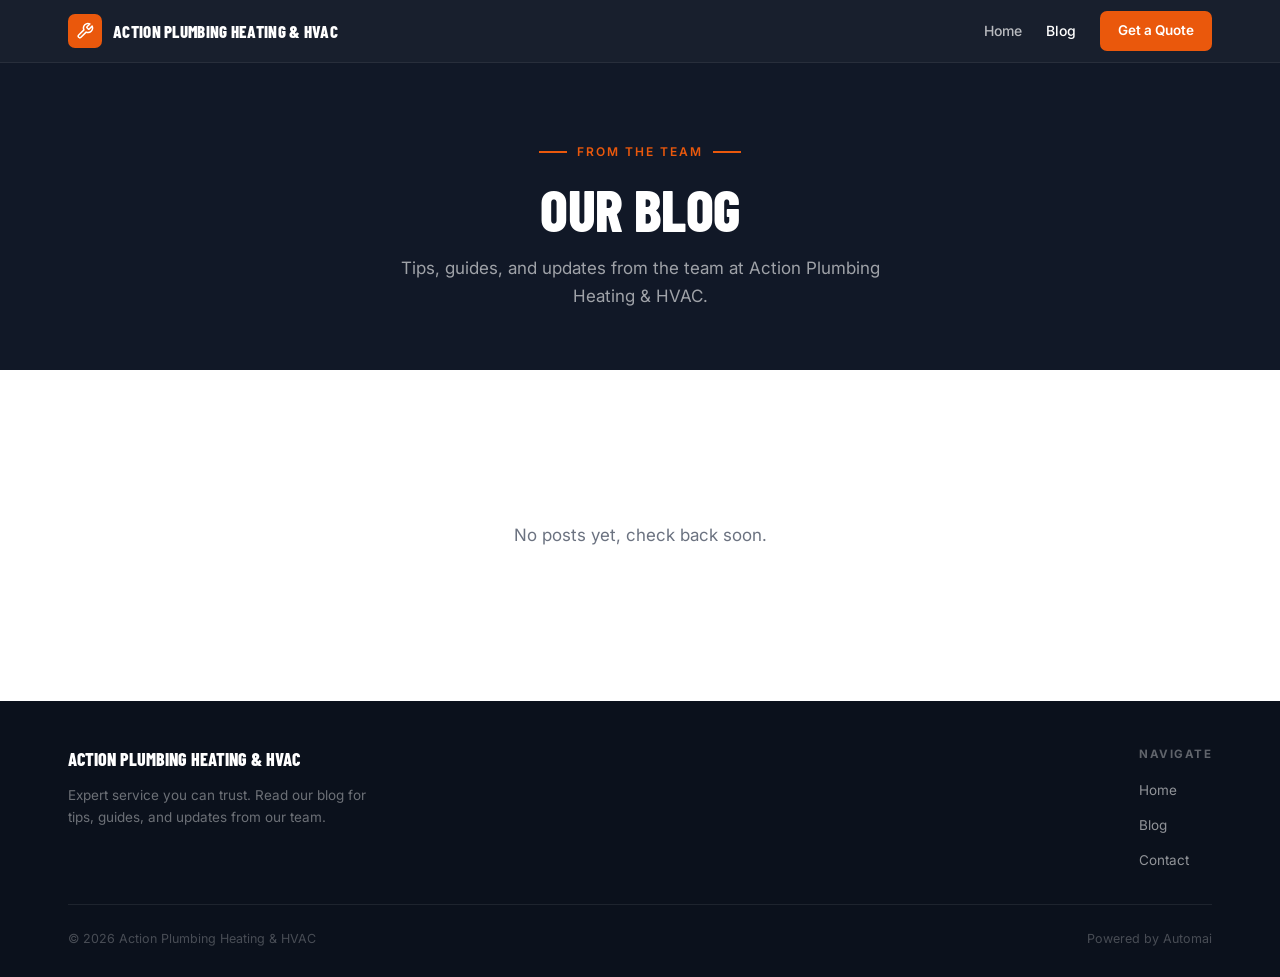
<file: blog/index.html>
<!DOCTYPE html>
<html lang="en">
<head>
  <meta charset="UTF-8" />
  <meta name="viewport" content="width=device-width, initial-scale=1.0" />
  <title>Blog – Action Plumbing Heating &amp; HVAC</title>
  <meta name="description" content="Tips, guides, and updates from the team at Action Plumbing Heating &amp; HVAC." />
  <link rel="canonical" href="https://action-plumbing-hvac.pages.dev/blog" />
  <link rel="alternate" type="application/rss+xml" href="/feed.xml" title="Action Plumbing Heating &amp; HVAC Blog" />
  <link rel="preconnect" href="https://fonts.googleapis.com">
<link rel="preconnect" href="https://fonts.gstatic.com" crossorigin>
<link href="https://fonts.googleapis.com/css2?family=Barlow+Condensed:wght@600;700;800;900&family=Inter:wght@400;500;600&display=swap" rel="stylesheet">
  
<style>
:root{--dark:#111827;--dark2:#1f2937;--orange:#ea580c;--orange-dark:#c2410c;--orange-light:#fff7ed;--gray:#6b7280;--border:#e5e7eb;--bg:#f9fafb;--white:#ffffff;--radius:12px;--maxw:860px;}
*{box-sizing:border-box;margin:0;padding:0;}
html{scroll-behavior:smooth;}
body{font-family:'Inter',-apple-system,sans-serif;color:#111827;background:var(--white);line-height:1.6;}
h1,h2,h3,h4{font-family:'Barlow Condensed',sans-serif;line-height:1.1;letter-spacing:-0.01em;}
a{color:inherit;text-decoration:none;}
img{max-width:100%;display:block;}

/* NAV */
nav.blog-nav{position:sticky;top:0;z-index:100;background:rgba(17,24,39,0.97);backdrop-filter:blur(12px);border-bottom:1px solid rgba(255,255,255,0.07);}
.blog-nav-inner{max-width:1200px;margin:0 auto;padding:0 28px;display:flex;align-items:center;height:62px;gap:24px;}
.blog-nav-logo{display:flex;align-items:center;gap:11px;}
.blog-nav-mark{width:34px;height:34px;border-radius:7px;background:var(--orange);display:flex;align-items:center;justify-content:center;flex-shrink:0;}
.blog-nav-mark svg{width:18px;height:18px;color:#fff;}
.blog-nav-name{font-family:'Barlow Condensed',sans-serif;font-size:17px;font-weight:800;color:#fff;text-transform:uppercase;letter-spacing:0.3px;line-height:1.2;}
.blog-nav-name span{display:block;font-size:11px;color:rgba(255,255,255,0.45);font-weight:400;text-transform:none;letter-spacing:0;}
.blog-nav-links{display:flex;gap:24px;list-style:none;margin-left:auto;}
.blog-nav-links a{color:rgba(255,255,255,0.7);font-size:14px;font-weight:500;transition:color .15s;}
.blog-nav-links a:hover,.blog-nav-links a[aria-current]{color:#fff;}
.blog-nav-cta{background:var(--orange);color:#fff;padding:9px 18px;border-radius:7px;font-size:13.5px;font-weight:600;transition:background .15s;white-space:nowrap;}
.blog-nav-cta:hover{background:var(--orange-dark);}

/* FOOTER */
.blog-footer{background:#0b111c;padding:44px 0 28px;}
.blog-footer-inner{max-width:1200px;margin:0 auto;padding:0 28px;}
.blog-footer-top{display:flex;justify-content:space-between;align-items:flex-start;gap:40px;padding-bottom:32px;border-bottom:1px solid rgba(255,255,255,0.08);}
.blog-footer-brand{font-family:'Barlow Condensed',sans-serif;font-size:18px;font-weight:800;color:#fff;text-transform:uppercase;margin-bottom:10px;}
.blog-footer-desc{color:rgba(255,255,255,0.4);font-size:13.5px;max-width:320px;line-height:1.65;}
.blog-footer-links{display:flex;gap:40px;}
.blog-footer-col h5{font-size:11.5px;color:rgba(255,255,255,0.35);text-transform:uppercase;letter-spacing:1.5px;font-weight:700;margin-bottom:14px;}
.blog-footer-col ul{list-style:none;display:flex;flex-direction:column;gap:9px;}
.blog-footer-col a{color:rgba(255,255,255,0.55);font-size:13.5px;transition:color .15s;}
.blog-footer-col a:hover{color:#fff;}
.blog-footer-bottom{padding-top:24px;display:flex;justify-content:space-between;color:rgba(255,255,255,0.25);font-size:12.5px;}

@media(max-width:640px){.blog-nav-links,.blog-nav-cta{display:none;}.blog-footer-top{flex-direction:column;}.blog-footer-links{gap:24px;}.blog-footer-bottom{flex-direction:column;gap:8px;}}
</style>
  <style>
  .blog-hero{background:var(--dark);padding:72px 0 60px;text-align:center;}
  .blog-hero-eyebrow{display:inline-flex;align-items:center;gap:10px;color:var(--orange);font-size:12px;font-weight:600;text-transform:uppercase;letter-spacing:2px;margin-bottom:16px;}
  .blog-hero-eyebrow span{width:28px;height:2px;background:var(--orange);display:block;}
  .blog-hero h1{font-family:'Barlow Condensed',sans-serif;font-size:clamp(40px,5vw,58px);font-weight:800;color:#fff;text-transform:uppercase;margin-bottom:14px;}
  .blog-hero p{color:rgba(255,255,255,0.6);font-size:17px;max-width:520px;margin:0 auto;}
  .blog-posts{max-width:1100px;margin:0 auto;padding:72px 28px;}
  .posts-grid{display:grid;grid-template-columns:repeat(3,1fr);gap:28px;}
  .post-card{border-radius:16px;overflow:hidden;border:1px solid var(--border);background:#fff;transition:transform .2s,box-shadow .2s;display:flex;flex-direction:column;}
  .post-card:hover{transform:translateY(-4px);box-shadow:0 20px 50px rgba(0,0,0,0.1);}
  .pc-img{width:100%;height:200px;object-fit:cover;display:block;}
  .pc-img-placeholder{background:linear-gradient(135deg,var(--dark) 0%,var(--dark2) 100%);height:200px;}
  .pc-body{padding:24px;flex:1;display:flex;flex-direction:column;}
  .pc-date{font-size:12.5px;color:var(--orange);font-weight:600;text-transform:uppercase;letter-spacing:0.5px;margin-bottom:10px;display:block;}
  .pc-title{font-family:'Barlow Condensed',sans-serif;font-size:22px;font-weight:700;color:var(--dark);text-transform:uppercase;margin-bottom:10px;line-height:1.15;}
  .pc-excerpt{color:var(--gray);font-size:14px;line-height:1.6;flex:1;margin-bottom:18px;}
  .pc-link{display:inline-flex;align-items:center;gap:4px;color:var(--orange);font-size:13.5px;font-weight:600;margin-top:auto;transition:gap .15s;}
  .post-card:hover .pc-link{gap:8px;}
  .blog-empty{text-align:center;padding:80px 0;color:var(--gray);font-size:17px;}
  @media(max-width:900px){.posts-grid{grid-template-columns:repeat(2,1fr);}}
  @media(max-width:600px){.posts-grid{grid-template-columns:1fr;}.blog-posts{padding:48px 20px;}}
</style>
</head>
<body>
<nav class="blog-nav">
  <div class="blog-nav-inner">
    <a href="https://action-plumbing-hvac.pages.dev/" class="blog-nav-logo">
      <div class="blog-nav-mark">
        <svg viewBox="0 0 24 24" fill="none" stroke="currentColor" stroke-width="2" stroke-linecap="round" stroke-linejoin="round"><path d="M14.7 6.3a1 1 0 0 0 0 1.4l1.6 1.6a1 1 0 0 0 1.4 0l3.77-3.77a6 6 0 0 1-7.94 7.94l-6.91 6.91a2.12 2.12 0 0 1-3-3l6.91-6.91a6 6 0 0 1 7.94-7.94l-3.76 3.76z"/></svg>
      </div>
      <div class="blog-nav-name">Action Plumbing Heating &amp; HVAC</div>
    </a>
    <ul class="blog-nav-links">
      <li><a href="https://action-plumbing-hvac.pages.dev/">Home</a></li>
      <li><a href="/blog" aria-current="page">Blog</a></li>
    </ul>
    <a href="https://action-plumbing-hvac.pages.dev/#contact" class="blog-nav-cta">Get a Quote</a>
  </div>
</nav>
<div class="blog-hero">
  <div class="blog-hero-eyebrow"><span></span>From the Team<span></span></div>
  <h1>Our Blog</h1>
  <p>Tips, guides, and updates from the team at Action Plumbing Heating &amp; HVAC.</p>
</div>
<section class="blog-posts">
  <p class="blog-empty">No posts yet, check back soon.</p>
</section>
<footer class="blog-footer">
  <div class="blog-footer-inner">
    <div class="blog-footer-top">
      <div>
        <div class="blog-footer-brand">Action Plumbing Heating &amp; HVAC</div>
        <p class="blog-footer-desc">Expert service you can trust. Read our blog for tips, guides, and updates from our team.</p>
      </div>
      <div class="blog-footer-links">
        <div class="blog-footer-col">
          <h5>Navigate</h5>
          <ul>
            <li><a href="https://action-plumbing-hvac.pages.dev/">Home</a></li>
            <li><a href="/blog">Blog</a></li>
            <li><a href="https://action-plumbing-hvac.pages.dev/#contact">Contact</a></li>
          </ul>
        </div>
      </div>
    </div>
    <div class="blog-footer-bottom">
      <span>© 2026 Action Plumbing Heating &amp; HVAC</span>
      <span>Powered by Automai</span>
    </div>
  </div>
</footer>
</body>
</html>
</file>
